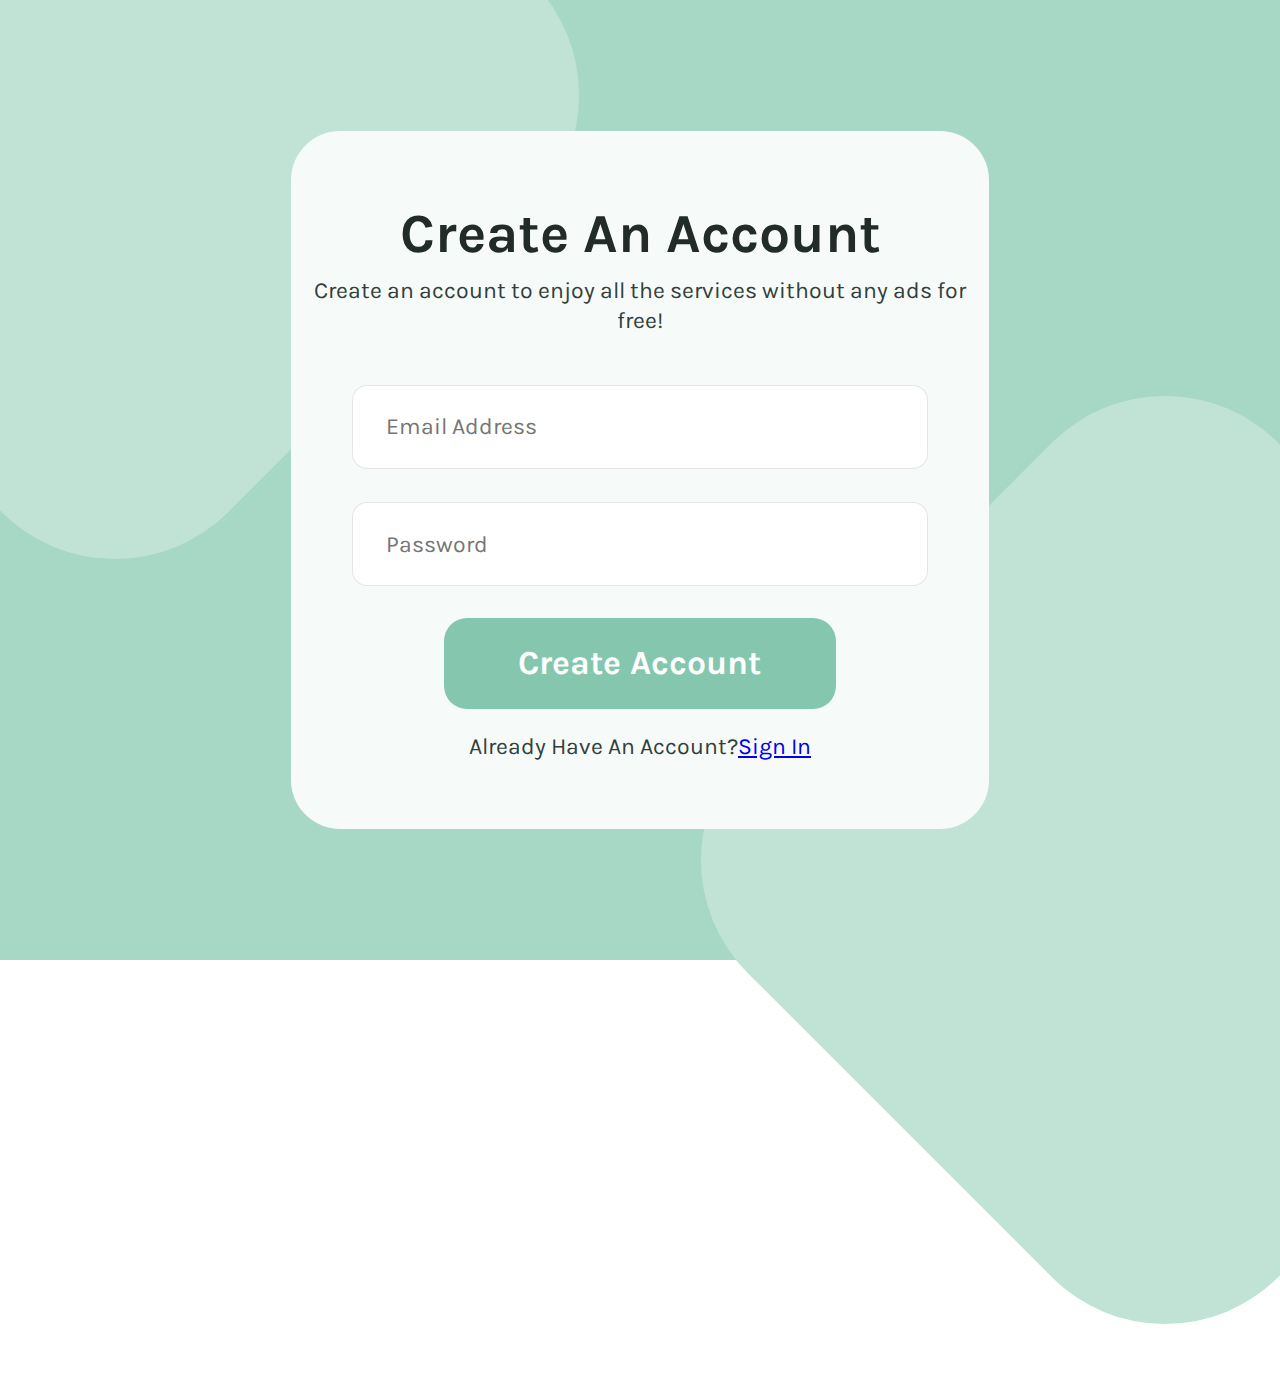
<file: Form/index.html>
<!DOCTYPE html>
<html lang="en">

<head>
    <meta charset="UTF-8">
    <meta name="viewport" content="width=device-width, initial-scale=1.0">
    <link rel="preconnect" href="https://fonts.googleapis.com">
    <link rel="preconnect" href="https://fonts.gstatic.com" crossorigin>
    <link
        href="https://fonts.googleapis.com/css2?family=Karla:wght@400;700&family=Lato:wght@300;700;900&family=Oswald:wght@400;500;700&display=swap"
        rel="stylesheet">
    <link rel="stylesheet" href="style.css">
    <title>Форма ДЗ</title>
</head>

<body>
    <div class="main">
        <div class="background_1"></div>
        <div class="background_2"></div>
        <div class="background_main"></div>
        <div class="form">
            <h1>Create An Account</h1>
            <p>Create an account to enjoy all the services without any ads for free!</p>
            <form name="login" autocomplete="on" novalidate>
                <input class="email" type="email" name="email" placeholder="Email Address"><br>
                <input class="password" type="password" name="password" placeholder="Password"><br>
                <input class="button" type="button" value="Create Account">
            </form>
            <p>Already Have An Account?<a href="#">Sign In</a></p>



        </div>
    </div>

</body>

</html>
</file>
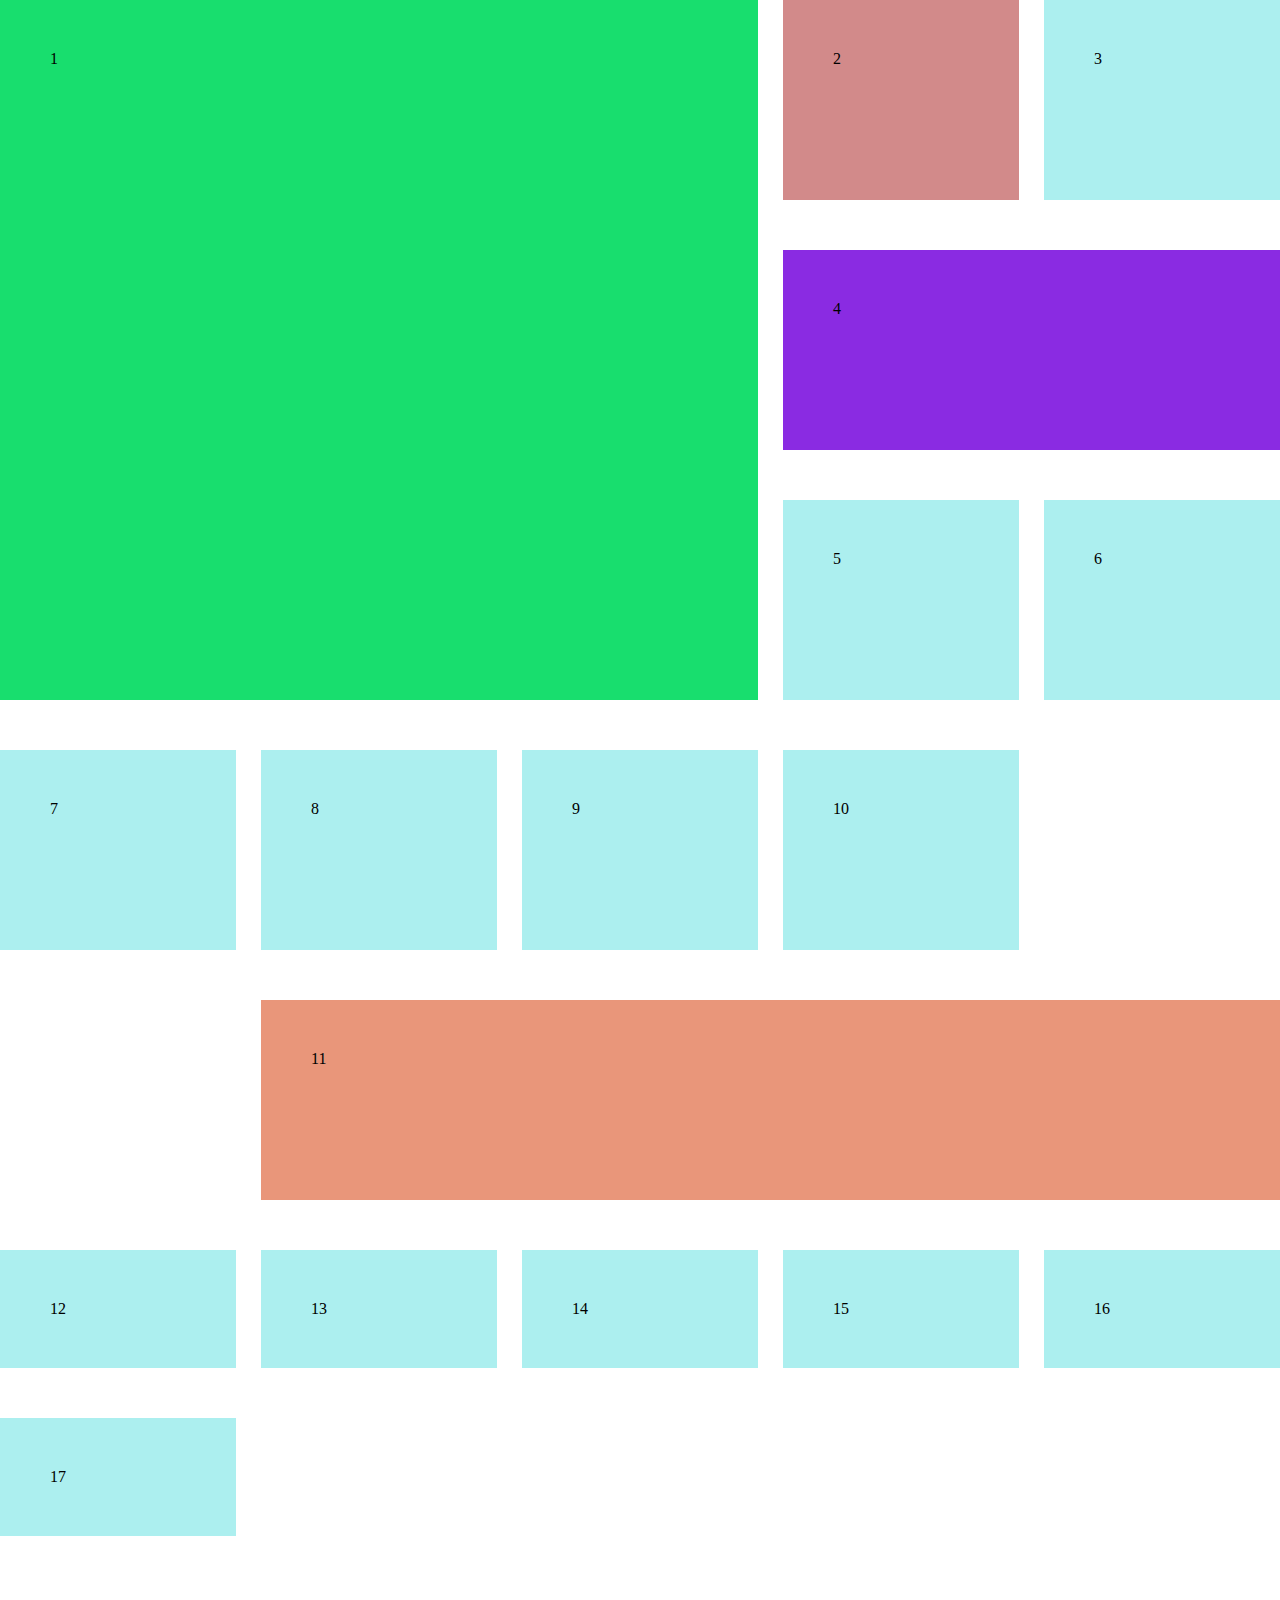
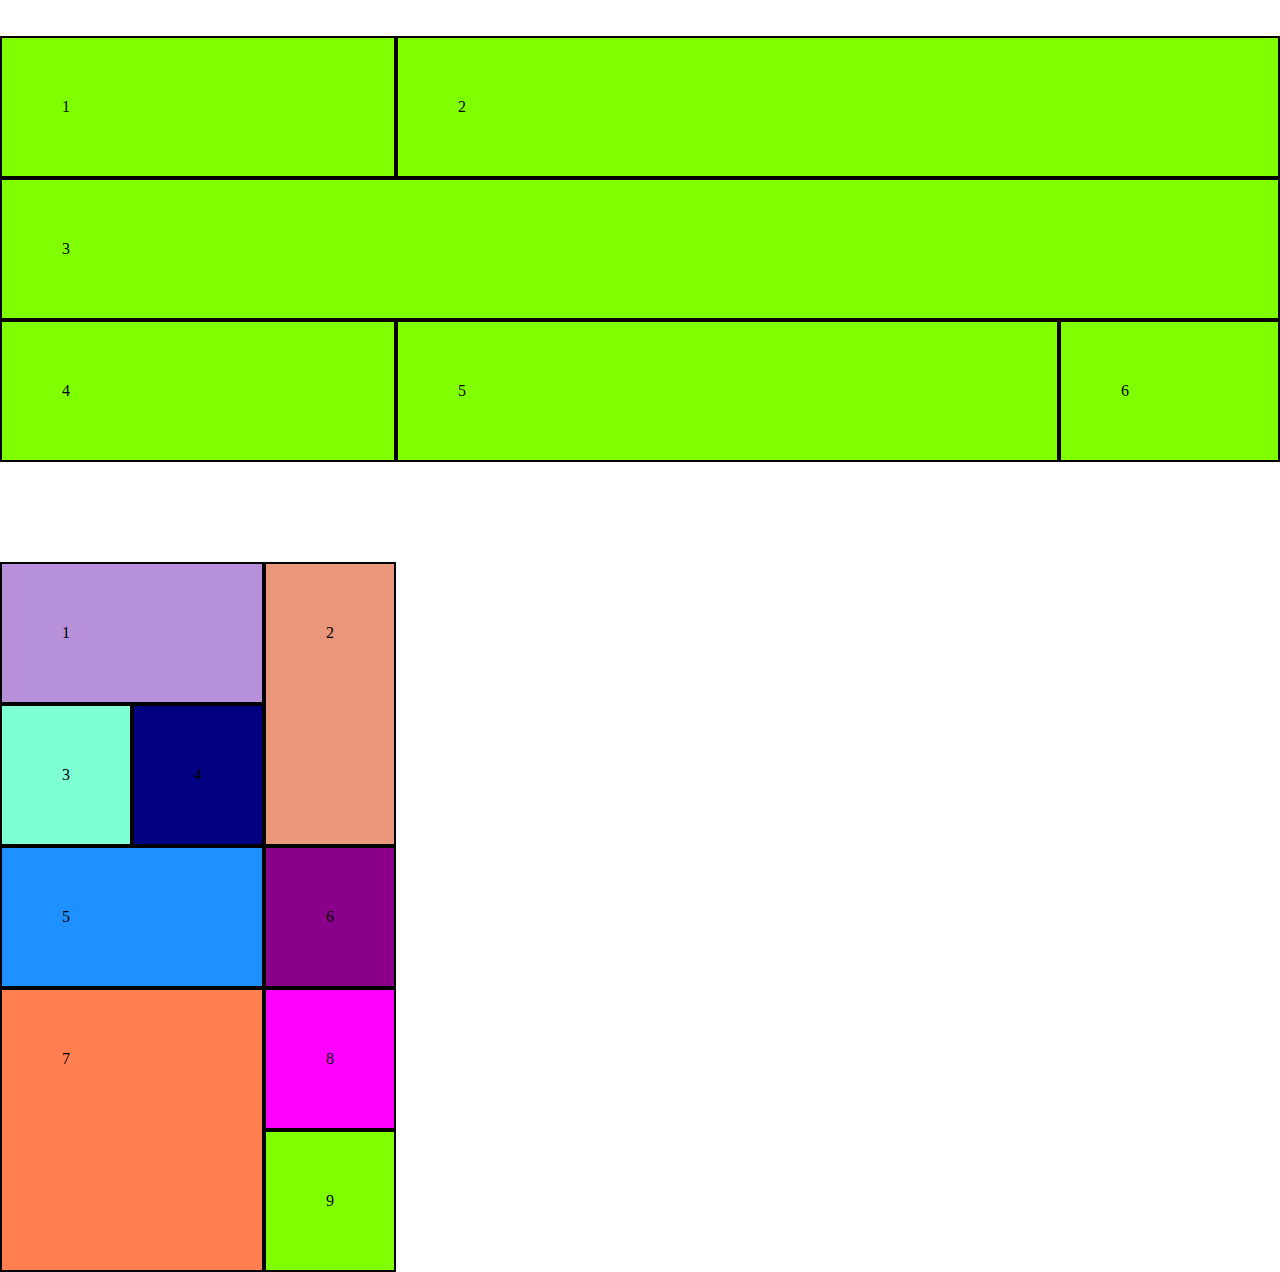
<file: Lesson_07 18_09_2023/index.html>
<!DOCTYPE html>
<html lang="en">
  <head>
    <meta charset="UTF-8" />
    <meta name="viewport" content="width=device-width, initial-scale=1.0" />
    <title>Document</title>
    <link rel="stylesheet" href="style.css" />
  </head>
  <body>
    <div class="grid-container">
      <div class="grid-item number1">1</div>
      <div class="grid-item number2">2</div>
      <div class="grid-item number3">3</div>
      <div class="grid-item number4">4</div>
      <div class="grid-item number5">5</div>
      <div class="grid-item number6">6</div>
      <div class="grid-item number7">7</div>
      <div class="grid-item number8">8</div>
      <div class="grid-item number9">9</div>
      <div class="grid-item number10">10</div>
      <div class="grid-item number11">11</div>
      <div class="grid-item number12">12</div>
      <div class="grid-item number13">13</div>
      <div class="grid-item number14">14</div>
      <div class="grid-item number15">15</div>
      <div class="grid-item number16">16</div>
      <div class="grid-item number17">17</div>
    </div>

    <div class="grid-container-2">
      <div class="grid-item-2 number1-2">1</div>
      <div class="grid-item-2 number2-2">2</div>
      <div class="grid-item-2 number3-2">3</div>
      <div class="grid-item-2 number4-2">4</div>
      <div class="grid-item-2 number5-2">5</div>
      <div class="grid-item-2 number6-2">6</div>
      
    <div class="grid-container-3">
      <div class="grid-item-3 number1-3">1</div>
      <div class="grid-item-3 number2-3">2</div>
      <div class="grid-item-3 number3-3">3</div>
      <div class="grid-item-3 number4-3">4</div>
      <div class="grid-item-3 number5-3">5</div>
      <div class="grid-item-3 number6-3">6</div>
      <div class="grid-item-3 number7-3">7</div>
      <div class="grid-item-3 number8-3">8</div>
      <div class="grid-item-3 number9-3">9</div>
    </div>
      
    
      

    </div>
  </body>
</html>
</file>
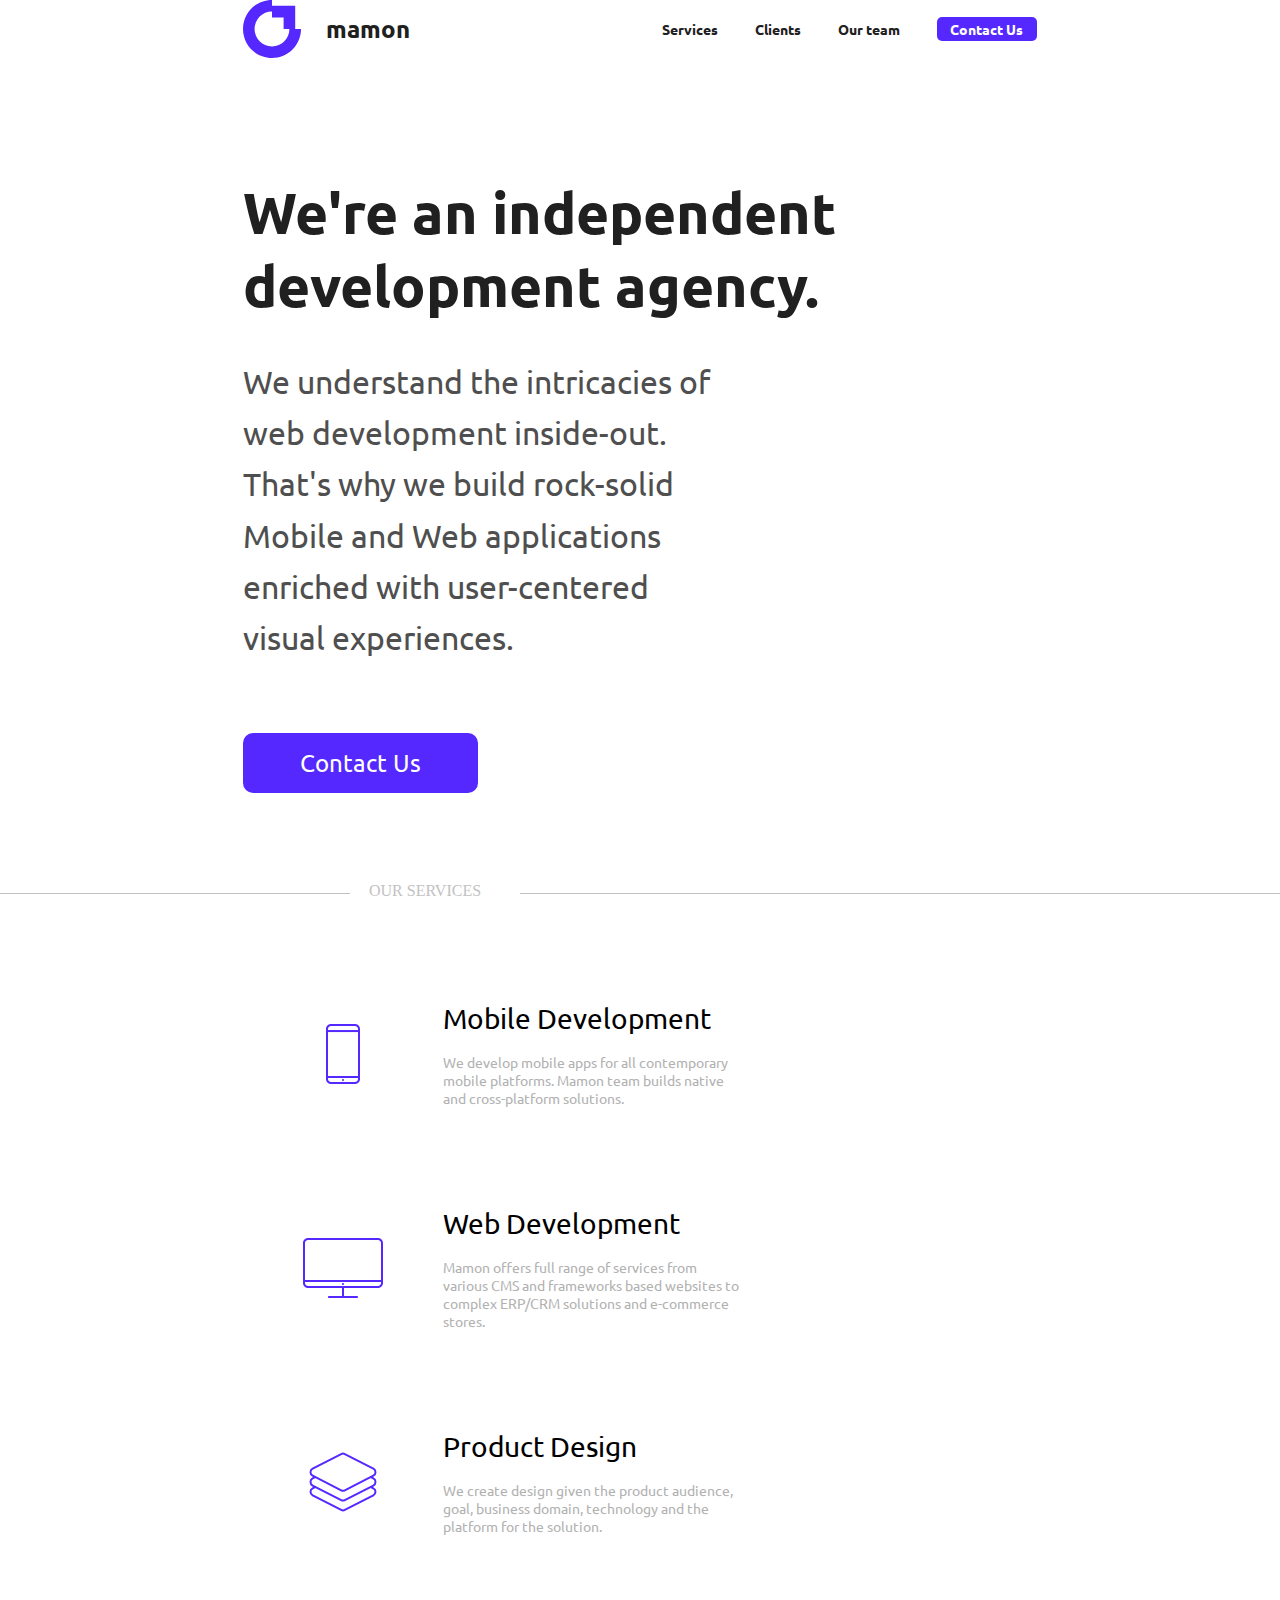
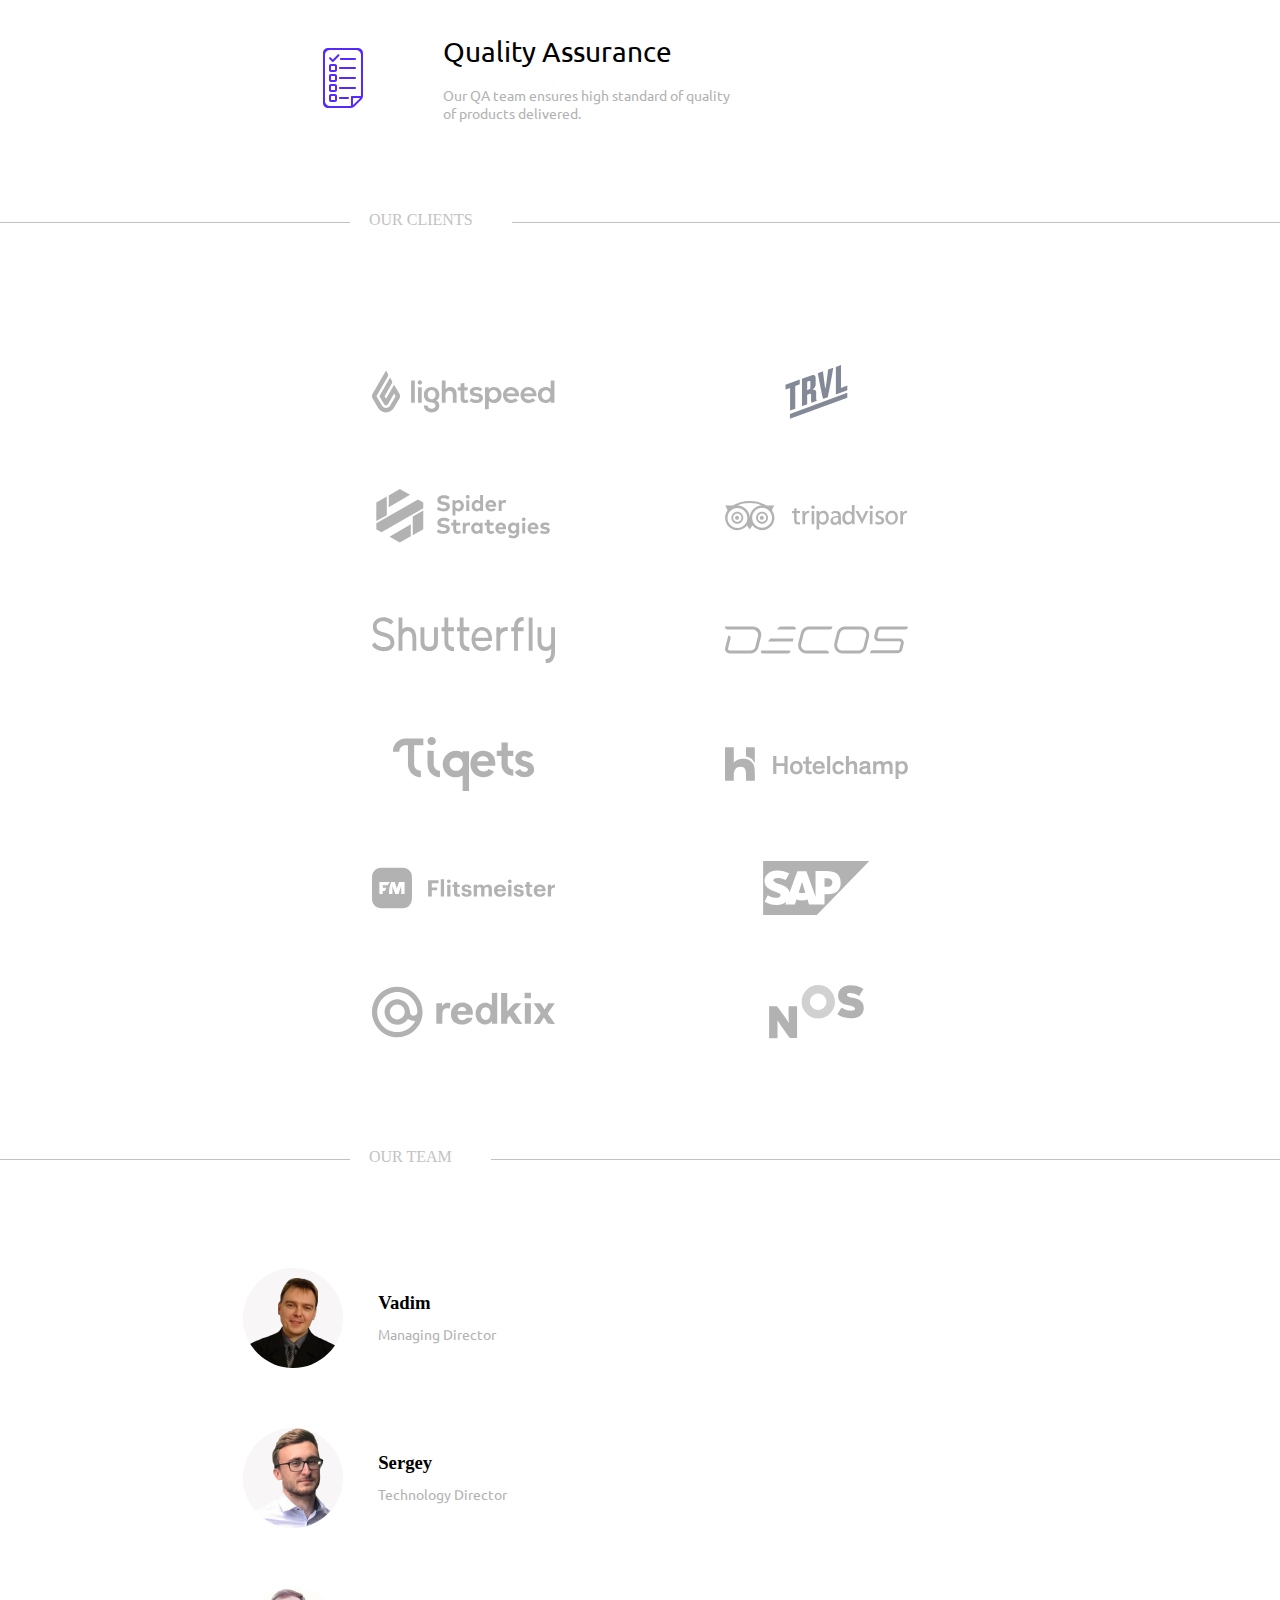
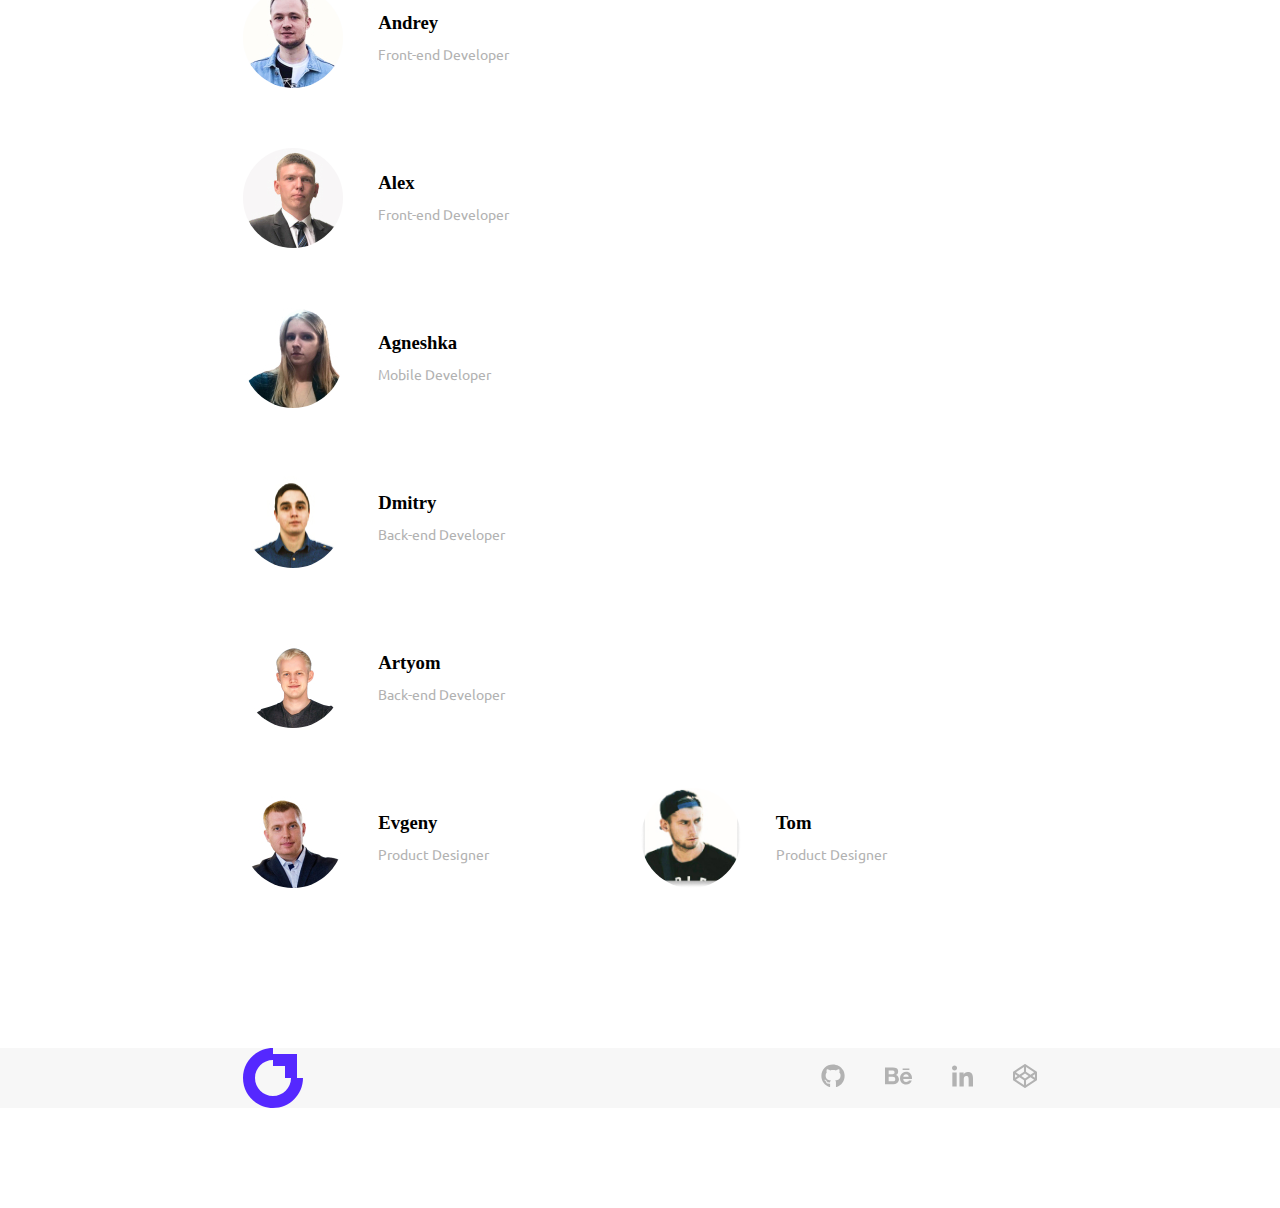
<file: mamon_pro/index.html>
<!DOCTYPE html>
<html lang="en">

<head>
    <!-- head нужен для метаданных -->
    <meta charset="UTF-8">
    <meta http-equiv="X-UA-Compatible" content="IE=edge">
    <meta name="viewport" content="width=device-width, initial-scale=1.0">


    <link rel="preconnect" href="https://fonts.googleapis.com">
    <link rel="preconnect" href="https://fonts.gstatic.com" crossorigin>
    <link
        href="https://fonts.googleapis.com/css2?family=Roboto:wght@700;900&family=Ubuntu:wght@300;400;700&display=swap"
        rel="stylesheet">

    <!-- из https://fonts.google.com/ -->



    <link rel="stylesheet" href="style/style.css">
    <title>Mamon</title>
</head>

<body>
    <!-- body все, что отображается на сайте -->
    <header class="main-header">

        <div class="logo-container">
            <img src="media/logo svg/mamon-logo.svg" alt="mamon-logo" class="logo">
            <h1 class="title">mamon</h1>
        </div>


        <nav>
            <!-- тег навигации -->

            <ul class="nav-container">
                <li>Services</li>
                <li>Clients</li>
                <li>Our team</li>
                <li><button class="batton_1">Contact Us</button></li>
            </ul>



        </nav>
    </header>

    <div class="we">
        <h2>We're an independent development agency.</h2>
        <div class="text-we">
            <p>
                We understand the intricacies of web development inside-out. That's why we build rock-solid Mobile and
                Web applications enriched with user-centered visual experiences.
            </p>
        </div>
        <button class="batton_2">Contact Us</button>
    </div>


    <div class="line-our-services">

    </div>

    <div class="services">
        <div>

            <img src="media/logo svg/smartphone.svg" alt="smartphone">
            <div class="services-text">
                <h3>Mobile Development</h3>
                <p>We develop mobile apps for all contemporary mobile platforms. Mamon team builds native and
                    cross-platform solutions.</p>
            </div>
        </div>

        <div>
            <img src="media/logo svg/monitor.svg" alt="monitor">
            <div class="services-text">
                <h3>Web Development</h3>
                <p>Mamon offers full range of services from various CMS and frameworks based websites to complex ERP/CRM
                    solutions and e-commerce stores.</p>
            </div>
        </div>
        <div>
            <img src="media/logo svg/layers.svg" alt="layers">
            <div class="services-text">
                <h3>Product Design</h3>
                <p>We create design given the product audience, goal, business domain, technology and the platform for
                    the solution.</p>
            </div>
        </div>
        <div>
            <img src="media/logo svg/test.svg" alt="test">
            <div class="services-text">
                <h3>Quality Assurance</h3>
                <p>Our QA team ensures high standard of quality of products delivered.</p>
            </div>
        </div>
    </div>




    <div class="line-our-clients">
    </div>


    <div class="clients">
        <div><img src="media/logo svg/1_1_logo-lightspeed.svg" alt=""></div>
        <div><img src="media/logo svg/1_2_logo-trvl.svg" alt=""></div>
        <div><img src="media/logo svg/1_3_logo-spider-strategies.svg" alt=""></div>
        <div><img src="media/logo svg/1_4_logo-tripadvisor.svg" alt=""></div>
        <div><img src="media/logo svg/2_1_logo-shutterfly.svg" alt=""></div>
        <div><img src="media/logo svg/2_2_logo-decos.svg" alt=""></div>
        <div><img src="media/logo svg/2_3_logo-tiqets.svg" alt=""></div>
        <div><img src="media/logo svg/2_4_logo-hotelchamp.svg" alt=""></div>
        <div><img src="media/logo svg/3_1_logo-flitsmeister.svg" alt=""></div>
        <div><img src="media/logo svg/3_2_logo-sap.svg" alt=""></div>
        <div><img src="media/logo svg/3_3_logo-redkix.svg" alt=""></div>
        <div><img src="media/logo svg/3_4_logo-nos.svg" alt=""></div>
    </div>

    <div class="line-our-team">
    </div>


    <div class="team">
        <div>
            <img src="media/team jpg/0_1_vadim.jpg" alt="">
            <div class="team-text">
                <h3>Vadim</h3>
                <p>Managing Director</p>
            </div>
        </div>

        <div>
            <img src="media/team jpg/0_2_sergey.jpg" alt="">
            <div class="team-text">
                <h3>Sergey</h3>
                <p>Technology Director</p>
            </div>
        </div>

        <div>
            <img src="media/team jpg/0_3_andrey.jpg" alt="">
            <div class="team-text">
                <h3>Andrey</h3>
                <p>Front-end Developer</p>
            </div>
        </div>

        <div>
            <img src="media/team jpg/0_4_alex.jpg" alt="">
            <div class="team-text">
                <h3>Alex</h3>
                <p>Front-end Developer</p>
            </div>
        </div>

        <div>
            <img src="media/team jpg/0_5_agneshka_maksimik.jpg" alt="">
            <div class="team-text">
                <h3>Agneshka</h3>
                <p>Mobile Developer</p>
            </div>
        </div>

        <div>
            <img src="media/team jpg/0_6_dmitry_shindin 2.jpg" alt="">
            <div class="team-text">
                <h3>Dmitry</h3>
                <p>Back-end Developer</p>
            </div>
        </div>

        <div>
            <img src="media/team jpg/0_7_artyom_khomyakov.jpg" alt="">
            <div class="team-text">
                <h3>Artyom</h3>
                <p>Back-end Developer</p>
            </div>
        </div>

        <div>
            <img src="media/team jpg/0_8_evgeny.jpg" alt="">
            <div class="team-text">
                <h3>Evgeny</h3>
                <p>Product Designer</p>
            </div>
        </div>

        <div>
            <img src="media/team jpg/0_9_tomash_svorobovich 2.jpg" alt="">
            <div class="team-text">
                <h3>Tom</h3>
                <p>Product Designer</p>
            </div>
        </div>



    </div>




    <footer>
        <div class="main-footer">
            <div class="logo-container-footer">
                <img src="media/logo svg/mamon-logo.svg" alt="mamon-logo" class="logo-footer">
            </div>
            <div class="social-container-footer">
                <a href="#"><img src="media/logo svg/social_1.svg" alt="social-1" class="social_1"></a>
                <a href="#"><img src="media/logo svg/social_2.svg" alt="social-2" class="social_2"></a>
                <a href="#"><img src="media/logo svg/social_3.svg" alt="social-3" class="social_3"></a>
                <a href="#"><img src="media/logo svg/social_4.svg" alt="social-4" class="social_4"></a>

            </div>

        </div>


    </footer>



</body>

</html>
</file>
<file: Form/style.css>
* {
    padding: 0;
    margin: 0;
    box-sizing: border-box;
    font-family: Karla;
}

.main {
    display: flex;
    justify-content: center;
    align-items: center;

}

/* КАК ПРАВИЛЬНО МАСШТАБИРОВАТЬ ФОН СО СВЕТЛЫМИ КВАДРАТАМИ? */
.background_main {
    display: flex;
    background-color: #A7D7C5;
    width: 100%;
    /* height: 100%; */

    height: 960px;
    position: relative;
    order: -1;
    text-align: center;
    align-items: center;


}

.background_1 {
    display: flex;
    background-color: #C1E3D6;
    width: 750px;
    /* width: 44%; */
    height: 750px;
    transform: rotate(-45deg);
    border-radius: 160px;
    position: absolute;
    top: -280px;
    left: -260px;

}

.background_2 {
    display: flex;
    background-color: #C1E3D6;
    width: 750px;
    height: 750px;
    transform: rotate(-45deg);
    border-radius: 160px;
    position: absolute;
    top: 485px;
    right: -260px;

}

.form {

    background-color: #F6FBF9;
    position: absolute;
    width: 698px;
    height: 698px;

    border-radius: 49.09px;

    display: inline;
    align-items: center;
    text-align: center;
    padding: 67px 0 82px 0;





}

.form>h1 {
    font-size: 55.226px;
    font-style: normal;
    font-weight: 700;
    line-height: 71.794px;
    color: #212B27;
}

.form>p {

    color: #32403B;
    text-align: center;
    font-size: 23.011px;
    font-style: normal;
    font-weight: 400;
    line-height: 29.914px;

    /* max-width: 472.492px; ЕСЛИ Я СТАВЛЮ, ТО ТЕКСТ ПОЛУЧАЕТСЯ НЕ ПО ЦЕНТРУ. ПОЧЕМУ?*/

    margin-top: 6px;

}

.email {
    margin-top: 49px;
    width: 575.275px;
    height: 84.374px;
    border-radius: 15.341px;
    border: 1.534px solid rgba(0, 0, 0, 0.10);

    background: #FFF;
    color: rgba(0, 0, 0, 0.50);


    font-size: 23.01px;
    font-style: normal;
    font-weight: 400;
    line-height: 19.5px;
    padding-left: 33px;
}

.password {
    margin-top: 33px;
    width: 575.275px;
    height: 84.374px;
    border-radius: 15.341px;
    border: 1.534px solid rgba(0, 0, 0, 0.10);

    background: #FFF;
    color: rgba(0, 0, 0, 0.50);


    font-size: 23.01px;
    font-style: normal;
    font-weight: 400;
    line-height: 19.5px;
    padding-left: 33px;
}

.button {
    margin-top: 32px;
    margin-bottom: 17px;
    width: 391.187px;
    height: 90.51px;
    border-radius: 23.011px;
    background: #84C7AE;
    color: #FFF;
    text-align: center;
    font-size: 33.749px;
    font-style: normal;
    font-weight: 700;
    line-height: 43.874px;
    border: 0;
}
</file>
<file: Lesson_07 18_09_2023/style.css>
* {
  margin: 0;
  box-sizing: border-box;
  padding: 0;
}

.grid-container {
  display: grid;
  gap: 50px 25px;
  /* row-gap: 10px;
    column-gap: 20px; */
  /* grid-template-columns: 200px 1fr 2fr 250px 4fr; */
  /* grid-template-columns: 200px 20% auto 1fr ; */
  /* grid-template-columns: repeat(4, 1fr); */
  /* grid-template-rows: repeat(3, 200px); */
  /* grid-auto-rows: 400px; */
  /* любая строка, которая не влезает в паттерн, имеет высоту 400 пикселей */

  grid-template: repeat(5, 200px) / repeat(5, 1fr);
  /* justify-content: center;
     */
  /* justify-content:end; */
  /* justify-content: center; */
  /* ряды/колонки */

  /* align-items: center;
 justify-items: center; */
  /* тоже самое: вертикаль горизонталь */
  /* place-items: center center  ;*/
}

.grid-item {
  padding: 50px;
  background: rgb(172, 239, 239);
  /* width:auto; */
  /* height: 200px; */
}

.number2 {
  background-color: rgb(210, 138, 138);


}

.number1 {
  background-color: rgb(24, 222, 110);
  /* grid-column: 1/4;
    grid-row: 1/4; */
  grid-area: 1/1/4/4;
  /* row start/column start/row end/column end */
  /*  grid-row-start, grid-column-start, grid-row-end и grid-column-end. */
}

.number4 {
  background-color: blueviolet;
  grid-column: -3/-1;
}

.number11 {
  background-color: darksalmon;
  grid-column: -5/-1;
}


/* .grid-container-2 {
  display: grid;
  grid-template-columns: 1fr 3fr 1fr;
  grid-template-rows: repeat(3, 1fr);
  margin-top: 100px;
}

.grid-item-2 {
  padding: 60px;
  background-color: chartreuse;
  border: 2px solid black;
}

.number2-2 {
  grid-column: 2/4;
}

.number3-2 {
  grid-column: 1/4;
} */


.grid-container-2 {
  display: grid;
  grid-template-columns: 1fr 3fr 1fr;
  grid-template-rows: repeat(3, 1fr);
  margin-top: 100px;
}

.grid-item-2 {
  padding: 60px;
  background-color: chartreuse;
  border: 2px solid black;
}

.number2-2 {
  grid-column: 2/span 2;
}

.number3-2 {
  grid-column: 1/ span 3;
}




.grid-container-3 {
  display: grid;
  grid-template: repeat(5, 1fr) / repeat(3, 1fr);
  margin-top: 100px;
}

.grid-item-3 {
  padding: 60px;
  border: 2px solid black;
}

.number1-3 {
  background-color: rgb(182, 144, 216);
  grid-column: 1 / span 2;
}

.number2-3 {
  background-color: darksalmon;
  grid-area: 1/3/3/4;
}

.number3-3 {
  background-color: aquamarine;
}

.number4-3 {
  background-color: navy;
}
.number5-3{
  background-color: dodgerblue;
  grid-column: 1/3;
}
.number6-3{
  background-color: darkmagenta;
}
.number7-3{
  background-color: coral;
  grid-area: 4/1/6/3;
}
.number8-3{
  background-color: fuchsia;
}
.number9-3{
  background-color: chartreuse;
}
</file>
<file: mamon_pro/style/style.css>
* {
  margin: 0;
  padding: 0;
  box-sizing: border-box;
  /* padding и border уходят внутрь элементов */
}

.title {
  color: #202020;
  font-family: Ubuntu;
  font-size: 24px;

  font-weight: 700;
  display: inline;
}
.logo {
  width: 58px;
  height: 58px;
  flex-shrink: 0;
}
ul {
  list-style: none;
  color: #202020;
  font-family: Ubuntu;
  font-size: 14px;
  font-style: normal;
  font-weight: 700;
  line-height: normal;
}
.batton_1 {
  border: none;
  border-radius: 5px;
  background: #5528ff;
  color: #fff;
  font-family: Ubuntu;
  font-size: 14px;

  font-weight: 700;

  width: 100px;
  height: 24px;
  flex-shrink: 0;
  /* margin: 2.5 13 4.5 14; */
  padding: 2.5 13 4.5 14;
}
/* li{ */
/* margin:0 0 15px 30px; */
/* margin:26px  0 0 37px;

    text-align: center;
    align-items: center;


} */
h1 {
  border: 0;
  text-align: center;
}
.main-header {
  /* position: fixed; */
  display: flex;
  justify-content: space-between;
  align-items: center;
  /* padding: 53px 0 0 0; */
  /* padding: 53px 369px 0 370px; */
  /* max-width: 1920px; */
  max-width: 62%;
  /* max-width - максимальная ширина */
  margin: 0 auto;
  /* padding:  0 0 0 19%; */
}
.logo-container {
  display: flex;
  align-items: center;
  gap: 25px;
}
.nav-container {
  display: flex;
  align-items: center;
  gap: 37px;
}

.nav-container > li {
  /* gap: 37px; */
  text-align: center;
  align-items: center;
  /* text-align: center; */
}

footer {
  /* display: flex; */
  /* justify-content:space-between; */
  background-color: #f7f7f7;
  /* margin: 2234px 0 0 0 */
}
.main-footer {
  display: flex;
  justify-content: space-between;
  align-items: center;
  /* padding: 20px 371px 20px 386px; */
  /* padding: 20px 0 20px 0; */
  /* padding: 20px 369px 20px 370px; */
  /* max-width: 1920px; */
  max-width: 62%;

  /* max-width - максимальная ширина */
  margin: 100px auto;
  /* background-color: #F7F7F7; */
}
.logo-container-footer {
  display: flex;
  align-items: center;
}
.logo-footer {
  width: 60px;
  height: 60px;
  flex-shrink: 0;
}

.social-container-footer {
  display: flex;
  align-items: center;
  gap: 40px;
}
/* .social-1 {
  width: 24px;
  height: 28px;
}
.social-2 {
  width: 27px;
  height: 24px;
}
.social-3 {
  width: 21px;
  height: 24px;
}
.social-4 {
  width: 24px;
  height: 24px;
} */

.we {
  border: 0;
  /* text-align: center; */
  /* padding: 117px 0 35px 0; */
  /* padding: 117px 0 35px 0; */
  /* padding: 53px 369px 0 370px; */

  /* max-width: 1920px; */
  max-width: 62%;

  /* color: #202020;
text-align: center;
font-family: Ubuntu;
font-size: 44px;
font-style: normal;
font-weight: 700;
line-height: normal; */
  margin: 0 auto;
}

.we > h2 {
  padding: 117px 0 35px 0;
  color: #202020;
  /* text-align: center; */
  font-family: Ubuntu;
  font-size: 57px;
  font-style: normal;
  font-weight: 700;
  line-height: normal;
}

.text-we {
  /* display: flex;
    justify-content:space-between; */

  align-items: center;
  text-align: left;
  /* padding: 0 0 0 370px; */
  /* max-width: 1920px; */
  max-width: 60%;
  /* width: 741px; */
  /* height: 196px; */
  color: #4f4f4f;
  font-family: Ubuntu;
  font-size: 32px;
  font-style: normal;
  font-weight: 400;
  line-height: 160.86%;
  text-align: left;
}

.batton_2 {
  border: none;
  border-radius: 10px;
  background: #5528ff;
  color: #fff;
  font-family: Ubuntu;
  font-size: 24px;

  font-weight: 400;

  width: 235px;
  height: 60px;
  flex-shrink: 0;
  /* margin: 2.5 13 4.5 14; */
  padding: 16 58 11 58;
  margin: 70px 0 100px 0;
}

/* .line{
     display: flex;
    justify-content:space-between;

    align-items: center;
    max-width: 1920px;
   margin: 0 auto;
   padding: 0 0 100px 0;
}
.line-1{
    background-color: #C2C2C2;
    width: 350px;
height: 0.5px;
}
.line-2{
    background-color: #C2C2C2;
    width: 1420px;
height: 0.5px;
}
.text-line{
    margin: 0 15px 1px 15px;
    color: #C2C2C2;
font-family: Ubuntu;
font-size: 14px;
font-style: normal;
font-weight: 300;
line-height: normal;
} */

/* ПОЛОСКА  */

.line-our-services {
  position: relative;
  height: 108.5px;
  width: 100%;
  border-top: 0.5px solid #c2c2c2;
  margin: 0 auto;
}

.line-our-services::before {
  position: absolute;
  color: #c2c2c2;
  content: "OUR SERVICES";
  background-color: white;
  top: -12px;
  left: 350px;
  padding: 0 39px 0 19px;
}

.line-our-clients {
  position: relative;
  height: 108.5px;
  width: 100%;

  border-top: 0.5px solid #c2c2c2;

  margin: 0 auto;
}

.line-our-clients::before {
  position: absolute;
  color: #c2c2c2;
  content: "OUR CLIENTS";
  background-color: white;
  top: -12px;
  left: 350px;
  padding: 0 39px 0 19px;
}

.line-our-team {
    position: relative;
    height: 108.5px;
    width: 100%;
    border-top: 0.5px solid #c2c2c2;
    margin: 0 auto;
  }
  
  .line-our-team::before {
    position: absolute;
    color: #c2c2c2;
    content: "OUR TEAM";
    background-color: white;
    top: -12px;
    left: 350px;
    padding: 0 39px 0 19px;
  }


/* ----------------------- */

.services {
  display: flex;
  justify-content: space-between;
  align-items: center;
  /* max-width: 1920px; */
  max-width: 62%;

  margin: 0 auto;
  /* padding: 0 0 104px 0; */
  flex-wrap: wrap;
}
.services > div {
  display: flex;
  justify-content: space-between;
  align-items: center;
  margin: 0 0 100px 0;
}
.services img {
  margin: 0 60px 0 60px;
  align-items: center;
  width: 80px;
  height: 60px;
}
.services h3 {
  color: #000;
  font-family: Ubuntu;
  font-size: 28px;
  font-style: normal;
  font-weight: 400;
  line-height: normal;
  margin: 0 0 17px 0;
}

.services p {
  color: #b2b2b2;
  font-family: Ubuntu;
  font-size: 14px;
  font-style: normal;
  font-weight: 400;
  line-height: normal;
  width: 300px;
}

/* ----------------------- */

.clients{
    display:flex;
    justify-content:center;
    align-items: center;
    /* max-width: 1920px; */
    max-width: 62%;

    margin: 0 auto;
    flex-wrap: wrap;
    padding: 0 0 85px 0;

}

/* .clients > div{
    display: flex;
    justify-content: space-between;
    align-items: center;
} */
.clients img {
    display: flex;
    justify-content: space-between;
    margin: 35px 85px 35px 85px;
    align-items: center;
    width: 183px;
    height: 54px;
}


  /* ----------------------- */


.team {
    display: flex;
    justify-content: space-between;
    align-items: center;
    /* max-width: 1920px; */
    max-width: 62%;

    margin: 0 auto;
    flex-wrap: wrap;
  }
  .team > div {
    display: flex;
    justify-content: space-between;
    align-items: center;
    margin: 0 150px 60px 0;
  }
  .team img {
    margin: 0 35px 0 0;
    align-items: center;
    width: 100px;
    height: 100px;
    border-radius: 50%;
  }
  .teams h3 {
    color: #202020;
    font-family: Ubuntu;
    font-size: 28px;
    font-style: normal;
    font-weight: 700;
    line-height: normal;
     }
  
  .team p {
    color: #B2B2B2;
    font-family: Ubuntu;
    font-size: 14px;
    font-style: normal;
    font-weight: 400;
    line-height: normal;
    margin: 11px 0 0 0;
    }
  
  /* ----------------------- */
</file>
